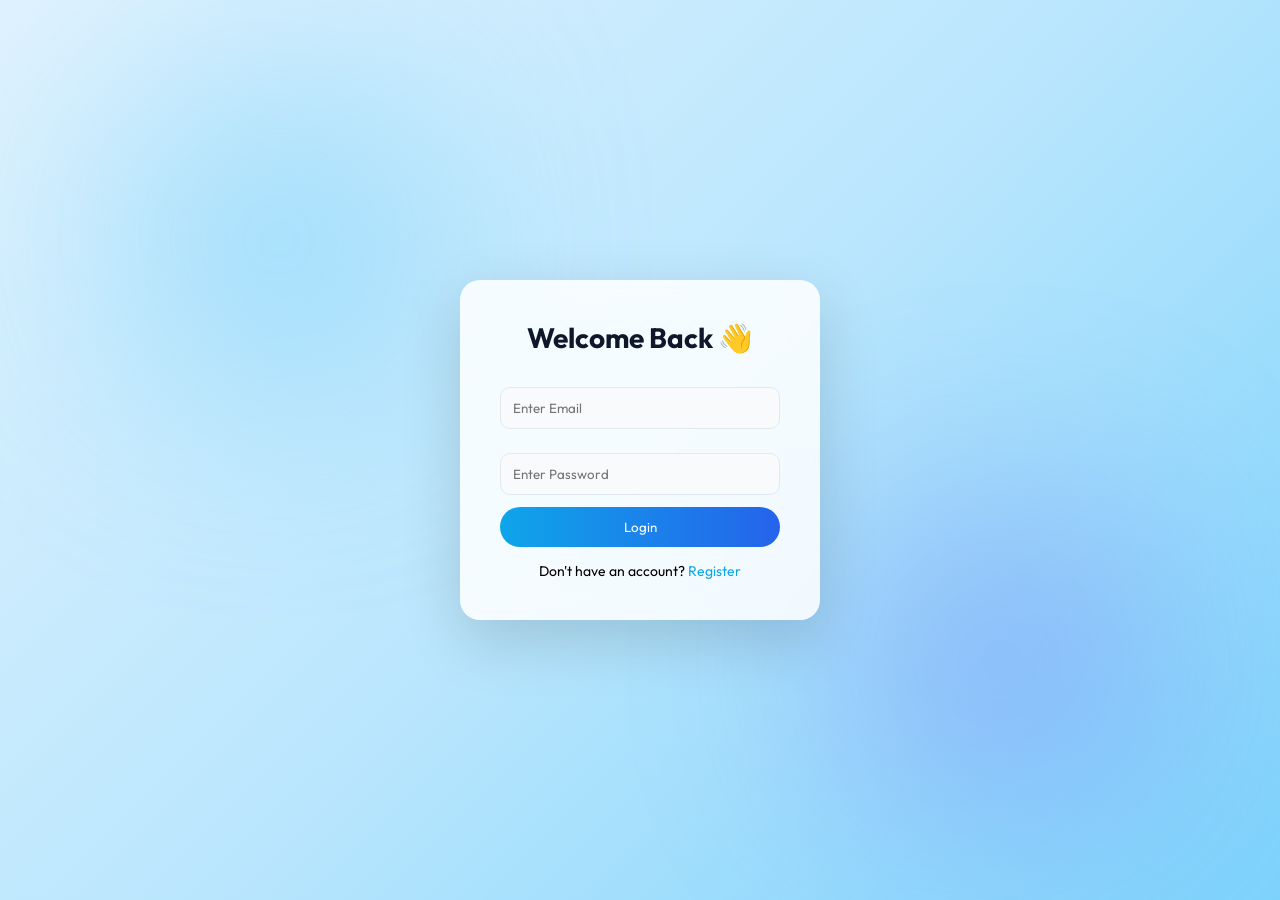
<file: login.html>
<!DOCTYPE html>
<html lang="en">
<head>
<meta charset="UTF-8">
<meta name="viewport" content="width=device-width, initial-scale=1.0">
<title>Login - Digivera</title>

<link href="https://fonts.googleapis.com/css2?family=Outfit:wght@400;600;700&display=swap" rel="stylesheet">

<style>
*{
  margin:0;
  padding:0;
  box-sizing:border-box;
  font-family:'Outfit',sans-serif;
}

body{
  height:100vh;
  display:flex;
  justify-content:center;
  align-items:center;
  background: linear-gradient(135deg,#e0f2fe,#bae6fd,#7dd3fc);
  overflow:hidden;
}

.blur{
  position:absolute;
  width:300px;
  height:300px;
  border-radius:50%;
  filter:blur(120px);
  opacity:0.4;
  animation:float 8s infinite ease-in-out;
}

.blur.one{ background:#38bdf8; top:10%; left:10%; }
.blur.two{ background:#6366f1; bottom:10%; right:10%; }

@keyframes float{
  0%,100%{transform:translateY(0);}
  50%{transform:translateY(-30px);}
}

.login-box{
  width:360px;
  padding:40px;
  border-radius:20px;
  background: rgba(255,255,255,0.85);
  backdrop-filter: blur(15px);
  box-shadow:0 20px 60px rgba(0,0,0,0.15);
  text-align:center;
}

.login-box h2{
  margin-bottom:20px;
  font-size:28px;
  font-weight:700;
  color:#0f172a;
}

.input-box input{
  width:100%;
  padding:12px;
  margin:12px 0;
  border-radius:10px;
  border:1px solid #e2e8f0;
  background:#f8fafc;
  outline:none;
}

.login-btn{
  width:100%;
  padding:12px;
  border:none;
  border-radius:30px;
  background:linear-gradient(90deg,#0ea5e9,#2563eb);
  color:white;
  cursor:pointer;
}

.error{
  color:red;
  margin-bottom:10px;
}

.extra{
  margin-top:15px;
  font-size:14px;
}

.extra a{
  color:#0ea5e9;
  text-decoration:none;
}
</style>
</head>

<body>

<div class="blur one"></div>
<div class="blur two"></div>

<div class="login-box">
  <h2>Welcome Back 👋</h2>

  <div class="error" id="error"></div>

  <form onsubmit="return loginUser()">
    <div class="input-box">
      <input type="email" id="email" placeholder="Enter Email" required>
    </div>

    <div class="input-box">
      <input type="password" id="password" placeholder="Enter Password" required>
    </div>

    <button type="submit" class="login-btn">Login</button>
  </form>

  <div class="extra">
    Don't have an account? <a href="register.html">Register</a>
  </div>
</div>



<script>
function loginUser(){

  let email = document.getElementById("email").value;
  let pass = document.getElementById("password").value;

  let users = JSON.parse(localStorage.getItem("users")) || [];

  // FIND USER
  let found = users.find(user => user.email === email && user.password === pass);

  if(found){

    localStorage.setItem("user", found.name);

    alert("Login Successful");

    window.location.href = "index.html";

  }else{
    document.getElementById("error").innerText = "Invalid Email or Password!";
  }

  return false;
}
</script>

</body>
</html>
</file>
